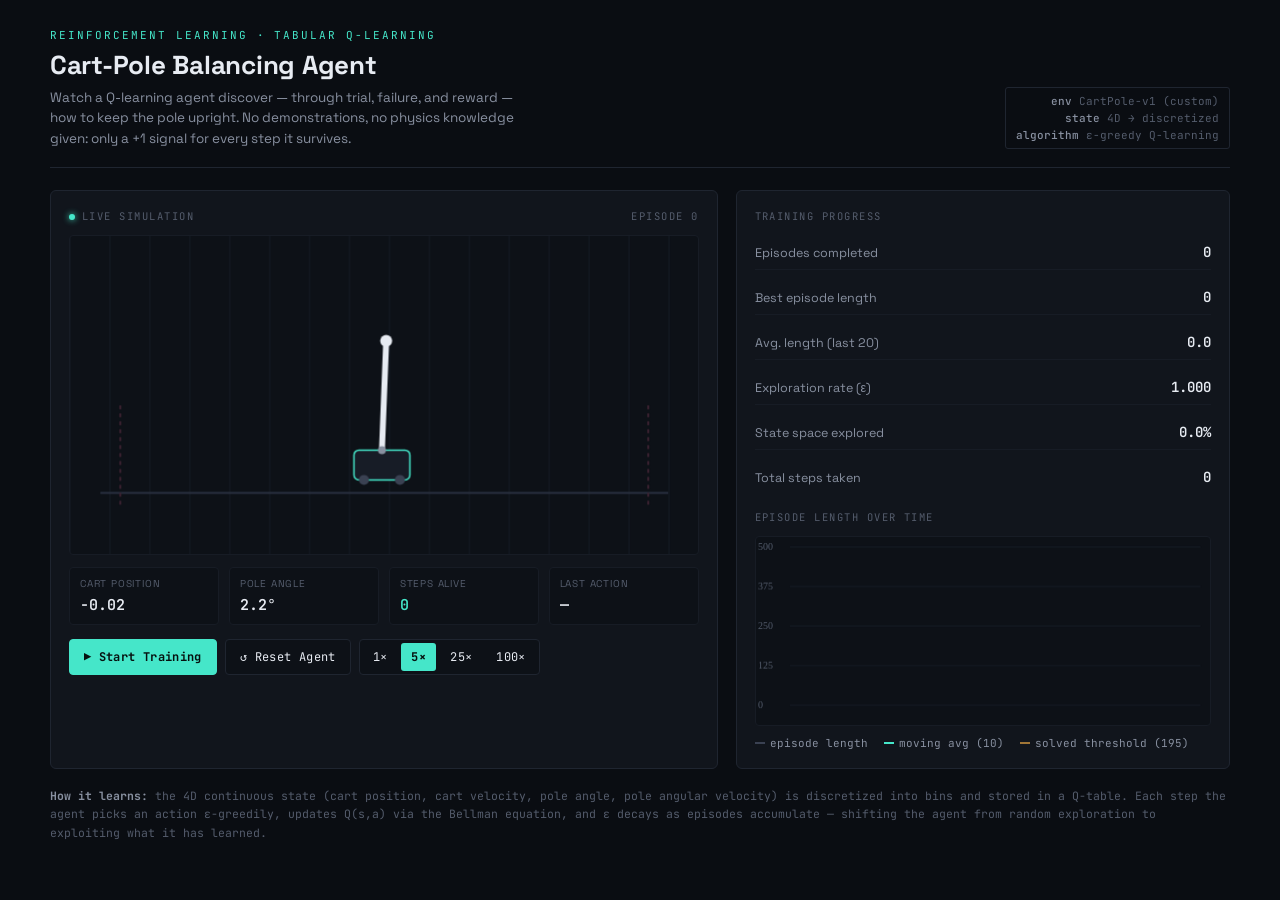
<file: 09-cartpole-rl-trainer/cartpole_rl_trainer.html>
<!DOCTYPE html>
<html lang="en">
<head>
<meta charset="UTF-8">
<title>Cart-Pole — Q-Learning Trainer</title>
<link rel="preconnect" href="https://fonts.googleapis.com">
<link href="https://fonts.googleapis.com/css2?family=Space+Grotesk:wght@400;500;600;700&family=JetBrains+Mono:wght@400;500;600;700&display=swap" rel="stylesheet">
<style>
  :root{
    --bg: #0A0D12;
    --panel: #11151C;
    --panel-2: #0D1117;
    --border: #1F2530;
    --border-soft: #171C25;
    --text: #E7EBF2;
    --text-dim: #8890A0;
    --text-dimmer: #545C6C;
    --teal: #45E6C9;
    --teal-dim: #1F5C52;
    --amber: #FFB648;
    --violet: #8C7BFF;
    --red: #FF6B6B;
    --grid: #171C26;
  }
  *{box-sizing:border-box;}
  html,body{margin:0;padding:0;}
  body{
    background: var(--bg);
    color: var(--text);
    font-family: 'Space Grotesk', sans-serif;
    min-height:100vh;
    padding: 28px;
  }
  .mono{ font-family:'JetBrains Mono', monospace; }
  .wrap{ max-width: 1180px; margin: 0 auto; }

  header{
    display:flex; justify-content:space-between; align-items:flex-end;
    border-bottom: 1px solid var(--border);
    padding-bottom: 18px; margin-bottom: 22px;
    flex-wrap: wrap; gap: 14px;
  }
  .eyebrow{
    font-family:'JetBrains Mono', monospace;
    font-size: 11px; letter-spacing: 0.18em; color: var(--teal);
    text-transform: uppercase; margin-bottom: 6px;
  }
  h1{ font-size: 26px; font-weight: 700; margin: 0; letter-spacing: -0.01em; }
  .subtitle{ color: var(--text-dim); font-size: 13.5px; margin-top: 6px; max-width: 480px; line-height:1.5;}
  .env-tag{
    font-family:'JetBrains Mono', monospace; font-size: 11px; color: var(--text-dimmer);
    border: 1px solid var(--border); border-radius: 3px; padding: 6px 10px;
    display:flex; flex-direction:column; gap:3px; text-align:right;
  }
  .env-tag b{ color: var(--text-dim); font-weight: 500; }

  .grid{
    display:grid;
    grid-template-columns: 1.35fr 1fr;
    gap: 18px;
  }
  @media (max-width: 880px){ .grid{ grid-template-columns: 1fr; } }

  .panel{
    background: var(--panel);
    border: 1px solid var(--border);
    border-radius: 6px;
    padding: 18px;
  }
  .panel-title{
    font-family:'JetBrains Mono', monospace; font-size: 10.5px; letter-spacing: 0.14em;
    text-transform: uppercase; color: var(--text-dimmer); margin-bottom: 12px;
    display:flex; justify-content:space-between; align-items:center;
  }
  .panel-title .dot{ width:6px;height:6px;border-radius:50%; background: var(--teal); display:inline-block; margin-right:7px; box-shadow: 0 0 6px var(--teal);}

  canvas#sim{ width:100%; height: 320px; display:block; background: var(--panel-2); border-radius: 4px; border: 1px solid var(--border-soft);}
  canvas#chart{ width:100%; height: 190px; display:block; background: var(--panel-2); border-radius: 4px; border: 1px solid var(--border-soft);}

  .sim-readout{
    display:grid; grid-template-columns: repeat(4,1fr); gap: 10px; margin-top: 12px;
  }
  .stat{
    border: 1px solid var(--border-soft); border-radius: 4px; padding: 9px 10px; background: var(--panel-2);
  }
  .stat .label{ font-size: 10px; color: var(--text-dimmer); text-transform:uppercase; letter-spacing:0.08em; margin-bottom:5px;}
  .stat .val{ font-family:'JetBrains Mono', monospace; font-size: 15px; color: var(--text); font-weight:600;}
  .stat .val.teal{ color: var(--teal);}
  .stat .val.amber{ color: var(--amber);}

  .controls{ display:flex; gap:8px; margin-top:14px; flex-wrap:wrap; align-items:center;}
  button{
    font-family:'JetBrains Mono', monospace; font-size: 12px; letter-spacing:0.03em;
    background: var(--panel-2); color: var(--text); border: 1px solid var(--border);
    padding: 9px 14px; border-radius: 4px; cursor:pointer; transition: all .15s ease;
  }
  button:hover{ border-color: var(--teal); color: var(--teal); }
  button.primary{ background: var(--teal); color: #06110F; border-color: var(--teal); font-weight:700;}
  button.primary:hover{ opacity:0.88; color:#06110F; }
  button:focus-visible, select:focus-visible{ outline: 2px solid var(--teal); outline-offset: 2px; }
  button.active{ border-color: var(--violet); color: var(--violet); }

  .speed-group{ display:flex; gap:4px; background: var(--panel-2); border:1px solid var(--border); border-radius:4px; padding:3px;}
  .speed-group button{ border:none; background:transparent; padding: 6px 10px; }
  .speed-group button.on{ background: var(--teal); color:#06110F; font-weight:700; border-radius:3px;}

  .side-stats{ display:flex; flex-direction:column; gap: 10px; margin-bottom: 16px;}
  .side-row{ display:flex; justify-content:space-between; align-items:baseline; padding: 8px 0; border-bottom: 1px solid var(--border-soft);}
  .side-row:last-child{ border-bottom:none;}
  .side-row .k{ font-size:12.5px; color: var(--text-dim);}
  .side-row .v{ font-family:'JetBrains Mono', monospace; font-weight:600; font-size:14px;}

  .legend{ display:flex; gap:16px; margin-top:10px; font-size:11px; color: var(--text-dim); font-family:'JetBrains Mono', monospace;}
  .legend span{ display:inline-flex; align-items:center; gap:5px;}
  .legend i{ width:10px;height:2px; display:inline-block;}

  footer{ margin-top: 18px; color: var(--text-dimmer); font-size: 11.5px; font-family:'JetBrains Mono', monospace; line-height:1.6;}
  footer b{ color: var(--text-dim); }
</style>
</head>
<body>
<div class="wrap">

  <header>
    <div>
      <div class="eyebrow">Reinforcement Learning · Tabular Q-Learning</div>
      <h1>Cart-Pole Balancing Agent</h1>
      <div class="subtitle">Watch a Q-learning agent discover — through trial, failure, and reward — how to keep the pole upright. No demonstrations, no physics knowledge given: only a +1 signal for every step it survives.</div>
    </div>
    <div class="env-tag">
      <span><b>env</b> CartPole-v1 (custom)</span>
      <span><b>state</b> 4D → discretized</span>
      <span><b>algorithm</b> ε-greedy Q-learning</span>
    </div>
  </header>

  <div class="grid">
    <div class="panel">
      <div class="panel-title"><span><span class="dot"></span>LIVE SIMULATION</span><span id="episodeLabel">EPISODE 0</span></div>
      <canvas id="sim" width="900" height="320"></canvas>

      <div class="sim-readout">
        <div class="stat"><div class="label">Cart Position</div><div class="val mono" id="statX">0.00</div></div>
        <div class="stat"><div class="label">Pole Angle</div><div class="val mono" id="statTheta">0.00°</div></div>
        <div class="stat"><div class="label">Steps Alive</div><div class="val mono teal" id="statSteps">0</div></div>
        <div class="stat"><div class="label">Last Action</div><div class="val mono" id="statAction">—</div></div>
      </div>

      <div class="controls">
        <button class="primary" id="playBtn">▶ Start Training</button>
        <button id="resetBtn">↺ Reset Agent</button>
        <div class="speed-group" id="speedGroup">
          <button data-speed="1">1×</button>
          <button data-speed="5" class="on">5×</button>
          <button data-speed="25">25×</button>
          <button data-speed="100">100×</button>
        </div>
      </div>
    </div>

    <div class="panel">
      <div class="panel-title"><span>TRAINING PROGRESS</span></div>

      <div class="side-stats">
        <div class="side-row"><span class="k">Episodes completed</span><span class="v mono" id="sideEpisodes">0</span></div>
        <div class="side-row"><span class="k">Best episode length</span><span class="v mono teal" id="sideBest">0</span></div>
        <div class="side-row"><span class="k">Avg. length (last 20)</span><span class="v mono" id="sideAvg">0</span></div>
        <div class="side-row"><span class="k">Exploration rate (ε)</span><span class="v mono amber" id="sideEps">1.00</span></div>
        <div class="side-row"><span class="k">State space explored</span><span class="v mono" id="sideCoverage">0.0%</span></div>
        <div class="side-row"><span class="k">Total steps taken</span><span class="v mono" id="sideTotal">0</span></div>
      </div>

      <div class="panel-title" style="margin-top:4px;"><span>EPISODE LENGTH OVER TIME</span></div>
      <canvas id="chart" width="480" height="190"></canvas>
      <div class="legend">
        <span><i style="background:#3A4152"></i> episode length</span>
        <span><i style="background:var(--teal)"></i> moving avg (10)</span>
        <span><i style="background:var(--amber); opacity:.6;"></i> solved threshold (195)</span>
      </div>
    </div>
  </div>

  <footer>
    <b>How it learns:</b> the 4D continuous state (cart position, cart velocity, pole angle, pole angular velocity) is discretized into bins and stored in a Q-table. Each step the agent picks an action ε-greedily, updates Q(s,a) via the Bellman equation, and ε decays as episodes accumulate — shifting the agent from random exploration to exploiting what it has learned.
  </footer>
</div>

<script>
(function(){
  // ---------- Physics (classic CartPole dynamics) ----------
  const GRAVITY = 9.8, MASSCART = 1.0, MASSPOLE = 0.1, TOTAL_MASS = 1.1,
        LENGTH = 0.5, POLEMASS_LENGTH = 0.05, FORCE_MAG = 10.0, TAU = 0.02;
  const X_THRESHOLD = 2.4, THETA_THRESHOLD = 12 * Math.PI / 180;
  const MAX_STEPS = 500;

  let state = { x:0, xdot:0, theta:0, thetadot:0 };
  function resetEnv(){
    state = {
      x: (Math.random()-0.5)*0.1,
      xdot: (Math.random()-0.5)*0.1,
      theta: (Math.random()-0.5)*0.1,
      thetadot: (Math.random()-0.5)*0.1
    };
    stepsInEpisode = 0;
  }

  function step(action){
    const force = action === 1 ? FORCE_MAG : -FORCE_MAG;
    const costheta = Math.cos(state.theta), sintheta = Math.sin(state.theta);
    const temp = (force + POLEMASS_LENGTH * state.thetadot*state.thetadot * sintheta) / TOTAL_MASS;
    const thetaacc = (GRAVITY*sintheta - costheta*temp) / (LENGTH * (4.0/3.0 - MASSPOLE*costheta*costheta/TOTAL_MASS));
    const xacc = temp - POLEMASS_LENGTH * thetaacc * costheta / TOTAL_MASS;

    state.x += TAU * state.xdot;
    state.xdot += TAU * xacc;
    state.theta += TAU * state.thetadot;
    state.thetadot += TAU * thetaacc;

    const done = state.x < -X_THRESHOLD || state.x > X_THRESHOLD ||
                 state.theta < -THETA_THRESHOLD || state.theta > THETA_THRESHOLD ||
                 stepsInEpisode >= MAX_STEPS - 1;
    return done;
  }

  // ---------- Discretization ----------
  const BINS = { x:6, xdot:6, theta:10, thetadot:10 };
  const RANGES = {
    x: [-2.4, 2.4], xdot: [-3, 3],
    theta: [-THETA_THRESHOLD, THETA_THRESHOLD], thetadot: [-3, 3]
  };
  function discretize(v, [lo,hi], n){
    const c = Math.max(lo, Math.min(hi, v));
    const idx = Math.floor(((c - lo) / (hi - lo)) * n);
    return Math.max(0, Math.min(n-1, idx));
  }
  function encodeState(s){
    const bx = discretize(s.x, RANGES.x, BINS.x);
    const bxd = discretize(s.xdot, RANGES.xdot, BINS.xdot);
    const bt = discretize(s.theta, RANGES.theta, BINS.theta);
    const btd = discretize(s.thetadot, RANGES.thetadot, BINS.thetadot);
    return ((bx*BINS.xdot + bxd)*BINS.theta + bt)*BINS.thetadot + btd;
  }
  const N_STATES = BINS.x*BINS.xdot*BINS.theta*BINS.thetadot;

  // ---------- Q-learning ----------
  let Q, visited;
  const ALPHA = 0.15, GAMMA = 0.99;
  let epsilon = 1.0;
  const EPS_MIN = 0.02, EPS_DECAY = 0.985;

  function initAgent(){
    Q = new Float32Array(N_STATES*2);
    visited = new Uint8Array(N_STATES);
    epsilon = 1.0;
  }

  function chooseAction(sIdx){
    if (Math.random() < epsilon) return Math.random() < 0.5 ? 0 : 1;
    return Q[sIdx*2] >= Q[sIdx*2+1] ? 0 : 1;
  }
  function updateQ(sIdx, a, r, sNextIdx, done){
    const best = done ? 0 : Math.max(Q[sNextIdx*2], Q[sNextIdx*2+1]);
    const target = r + GAMMA*best;
    Q[sIdx*2+a] += ALPHA * (target - Q[sIdx*2+a]);
  }

  // ---------- Training state ----------
  let episode = 0, stepsInEpisode = 0, totalSteps = 0;
  let episodeLengths = [];
  let bestLength = 0;
  let running = false;
  let speed = 5;
  let lastAction = null;

  function coveragePct(){
    let c = 0;
    for (let i=0;i<visited.length;i++) if (visited[i]) c++;
    return (100*c/visited.length);
  }

  function runOneStep(){
    const sIdx = encodeState(state);
    if (!visited[sIdx]) visited[sIdx] = 1;
    const a = chooseAction(sIdx);
    lastAction = a;
    const done = step(a);
    stepsInEpisode++; totalSteps++;
    const r = 1.0;
    const sNextIdx = encodeState(state);
    updateQ(sIdx, a, r, sNextIdx, done);

    if (done){
      episodeLengths.push(stepsInEpisode);
      if (episodeLengths.length > 300) episodeLengths.shift();
      if (stepsInEpisode > bestLength) bestLength = stepsInEpisode;
      episode++;
      epsilon = Math.max(EPS_MIN, epsilon*EPS_DECAY);
      resetEnv();
    }
  }

  // ---------- Rendering: simulation ----------
  const simCanvas = document.getElementById('sim');
  const simCtx = simCanvas.getContext('2d');
  function resizeCanvas(canvas, ctx){
    const rect = canvas.getBoundingClientRect();
    const dpr = window.devicePixelRatio || 1;
    canvas.width = rect.width*dpr;
    canvas.height = rect.height*dpr;
    ctx.setTransform(dpr,0,0,dpr,0,0);
    return { w: rect.width, h: rect.height };
  }

  function drawSim(){
    const {w,h} = resizeCanvas(simCanvas, simCtx);
    simCtx.clearRect(0,0,w,h);

    // ground track
    const groundY = h*0.72;
    const scale = (w*0.42) / X_THRESHOLD; // px per unit x
    const cx0 = w/2;

    // subtle grid
    simCtx.strokeStyle = '#171C26';
    simCtx.lineWidth = 1;
    for (let gx=0; gx<=w; gx+=40){
      simCtx.beginPath(); simCtx.moveTo(gx,0); simCtx.lineTo(gx,h); simCtx.stroke();
    }

    // track line
    simCtx.strokeStyle = '#2A3140';
    simCtx.lineWidth = 2;
    simCtx.beginPath();
    simCtx.moveTo(cx0 - X_THRESHOLD*scale - 20, groundY+28);
    simCtx.lineTo(cx0 + X_THRESHOLD*scale + 20, groundY+28);
    simCtx.stroke();
    // boundary markers
    simCtx.strokeStyle = '#3A2230';
    simCtx.setLineDash([4,4]);
    [-X_THRESHOLD, X_THRESHOLD].forEach(bx=>{
      const px = cx0 + bx*scale;
      simCtx.beginPath(); simCtx.moveTo(px, groundY-60); simCtx.lineTo(px, groundY+40); simCtx.stroke();
    });
    simCtx.setLineDash([]);

    const cartX = cx0 + state.x*scale;
    const cartW = 56, cartH = 30;

    // cart
    simCtx.fillStyle = '#171C26';
    simCtx.strokeStyle = '#45E6C9';
    simCtx.lineWidth = 1.5;
    roundRect(simCtx, cartX-cartW/2, groundY-cartH/2, cartW, cartH, 5);
    simCtx.fill(); simCtx.stroke();

    // wheels
    simCtx.fillStyle = '#3A4152';
    [cartX-cartW/2+10, cartX+cartW/2-10].forEach(wx=>{
      simCtx.beginPath(); simCtx.arc(wx, groundY+cartH/2, 5, 0, Math.PI*2); simCtx.fill();
    });

    // pole
    const poleLenPx = 110;
    const pivotX = cartX, pivotY = groundY-cartH/2;
    const tipX = pivotX + Math.sin(state.theta)*poleLenPx;
    const tipY = pivotY - Math.cos(state.theta)*poleLenPx;

    // danger tint if near failure
    const angleFrac = Math.min(1, Math.abs(state.theta)/THETA_THRESHOLD);
    const poleColor = angleFrac > 0.75 ? '#FF6B6B' : (angleFrac > 0.4 ? '#FFB648' : '#E7EBF2');

    simCtx.strokeStyle = poleColor;
    simCtx.lineWidth = 6;
    simCtx.lineCap = 'round';
    simCtx.beginPath();
    simCtx.moveTo(pivotX, pivotY);
    simCtx.lineTo(tipX, tipY);
    simCtx.stroke();

    simCtx.fillStyle = poleColor;
    simCtx.beginPath(); simCtx.arc(tipX, tipY, 6, 0, Math.PI*2); simCtx.fill();
    simCtx.fillStyle = '#8890A0';
    simCtx.beginPath(); simCtx.arc(pivotX, pivotY, 4, 0, Math.PI*2); simCtx.fill();

    // force arrow (last action)
    if (lastAction !== null){
      const dir = lastAction === 1 ? 1 : -1;
      simCtx.strokeStyle = '#8C7BFF';
      simCtx.lineWidth = 3;
      simCtx.beginPath();
      simCtx.moveTo(cartX, groundY+cartH/2+18);
      simCtx.lineTo(cartX+dir*22, groundY+cartH/2+18);
      simCtx.stroke();
      simCtx.beginPath();
      simCtx.moveTo(cartX+dir*22, groundY+cartH/2+18);
      simCtx.lineTo(cartX+dir*14, groundY+cartH/2+14);
      simCtx.lineTo(cartX+dir*14, groundY+cartH/2+22);
      simCtx.closePath();
      simCtx.fillStyle = '#8C7BFF';
      simCtx.fill();
    }
  }

  function roundRect(ctx,x,y,w,h,r){
    ctx.beginPath();
    ctx.moveTo(x+r,y);
    ctx.arcTo(x+w,y,x+w,y+h,r);
    ctx.arcTo(x+w,y+h,x,y+h,r);
    ctx.arcTo(x,y+h,x,y,r);
    ctx.arcTo(x,y,x+w,y,r);
    ctx.closePath();
  }

  // ---------- Rendering: chart ----------
  const chartCanvas = document.getElementById('chart');
  const chartCtx = chartCanvas.getContext('2d');
  function drawChart(){
    const {w,h} = resizeCanvas(chartCanvas, chartCtx);
    chartCtx.clearRect(0,0,w,h);
    const pad = {l:34, r:10, t:10, b:20};
    const plotW = w-pad.l-pad.r, plotH = h-pad.t-pad.b;
    const maxY = MAX_STEPS;

    // grid + axis labels
    chartCtx.strokeStyle = '#171C26';
    chartCtx.fillStyle = '#545C6C';
    chartCtx.font = '10px JetBrains Mono';
    [0,0.25,0.5,0.75,1].forEach(f=>{
      const y = pad.t + plotH*(1-f);
      chartCtx.beginPath(); chartCtx.moveTo(pad.l,y); chartCtx.lineTo(w-pad.r,y); chartCtx.stroke();
      chartCtx.fillText(Math.round(maxY*f), 2, y+3);
    });

    if (episodeLengths.length < 2) return;

    const data = episodeLengths;
    const n = data.length;
    const xStep = plotW / Math.max(1,(n-1));

    // solved threshold line
    const thY = pad.t + plotH*(1-195/maxY);
    chartCtx.strokeStyle = 'rgba(255,182,72,0.5)';
    chartCtx.setLineDash([3,3]);
    chartCtx.beginPath(); chartCtx.moveTo(pad.l,thY); chartCtx.lineTo(w-pad.r,thY); chartCtx.stroke();
    chartCtx.setLineDash([]);

    // raw bars/line
    chartCtx.strokeStyle = '#3A4152';
    chartCtx.lineWidth = 1.5;
    chartCtx.beginPath();
    data.forEach((v,i)=>{
      const x = pad.l + i*xStep;
      const y = pad.t + plotH*(1-Math.min(v,maxY)/maxY);
      if (i===0) chartCtx.moveTo(x,y); else chartCtx.lineTo(x,y);
    });
    chartCtx.stroke();

    // moving average
    const window = 10;
    chartCtx.strokeStyle = '#45E6C9';
    chartCtx.lineWidth = 2;
    chartCtx.beginPath();
    for (let i=0;i<n;i++){
      const lo = Math.max(0,i-window+1);
      let sum=0; for(let j=lo;j<=i;j++) sum+=data[j];
      const avg = sum/(i-lo+1);
      const x = pad.l + i*xStep;
      const y = pad.t + plotH*(1-Math.min(avg,maxY)/maxY);
      if (i===0) chartCtx.moveTo(x,y); else chartCtx.lineTo(x,y);
    }
    chartCtx.stroke();
  }

  // ---------- UI updates ----------
  const el = id => document.getElementById(id);
  function updateUI(){
    el('episodeLabel').textContent = 'EPISODE ' + episode;
    el('statX').textContent = state.x.toFixed(2);
    el('statTheta').textContent = (state.theta*180/Math.PI).toFixed(1) + '°';
    el('statSteps').textContent = stepsInEpisode;
    el('statAction').textContent = lastAction === null ? '—' : (lastAction===1 ? '→ RIGHT' : '← LEFT');

    el('sideEpisodes').textContent = episode;
    el('sideBest').textContent = bestLength;
    const last20 = episodeLengths.slice(-20);
    const avg = last20.length ? (last20.reduce((a,b)=>a+b,0)/last20.length) : 0;
    el('sideAvg').textContent = avg.toFixed(1);
    el('sideEps').textContent = epsilon.toFixed(3);
    el('sideCoverage').textContent = coveragePct().toFixed(1) + '%';
    el('sideTotal').textContent = totalSteps.toLocaleString();
  }

  // ---------- Main loop ----------
  let rafId = null;
  function frame(){
    if (!running) return;
    for (let i=0;i<speed;i++) runOneStep();
    drawSim();
    drawChart();
    updateUI();
    rafId = requestAnimationFrame(frame);
  }

  el('playBtn').addEventListener('click', ()=>{
    running = !running;
    el('playBtn').textContent = running ? '⏸ Pause Training' : '▶ Start Training';
    el('playBtn').classList.toggle('active', running);
    if (running) frame();
  });

  el('resetBtn').addEventListener('click', ()=>{
    initAgent();
    episode = 0; stepsInEpisode = 0; totalSteps = 0;
    episodeLengths = []; bestLength = 0; lastAction = null;
    resetEnv();
    drawSim(); drawChart(); updateUI();
  });

  document.getElementById('speedGroup').addEventListener('click', (e)=>{
    const btn = e.target.closest('button');
    if (!btn) return;
    speed = parseInt(btn.dataset.speed,10);
    document.querySelectorAll('#speedGroup button').forEach(b=>b.classList.remove('on'));
    btn.classList.add('on');
  });

  window.addEventListener('resize', ()=>{ drawSim(); drawChart(); });

  // ---------- Init ----------
  initAgent();
  resetEnv();
  drawSim();
  drawChart();
  updateUI();
})();
</script>
</body>
</html>
</file>
